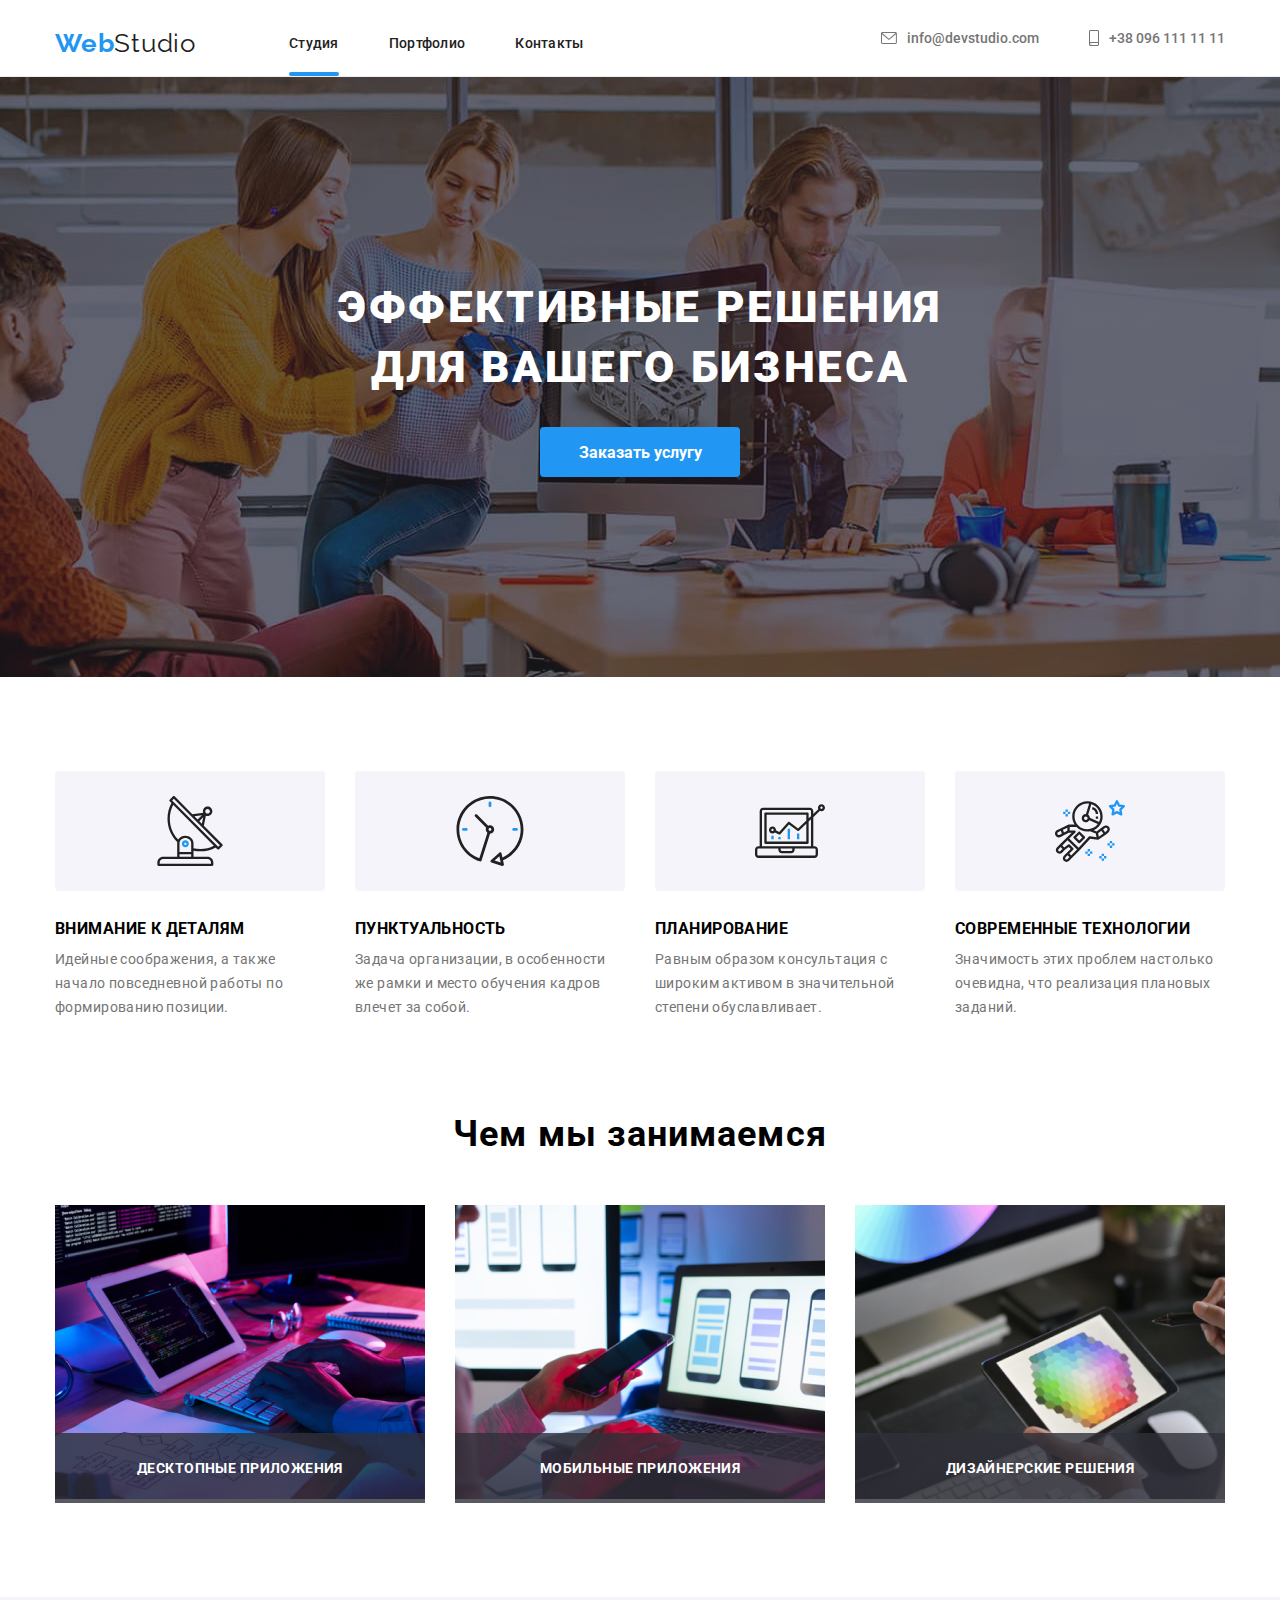
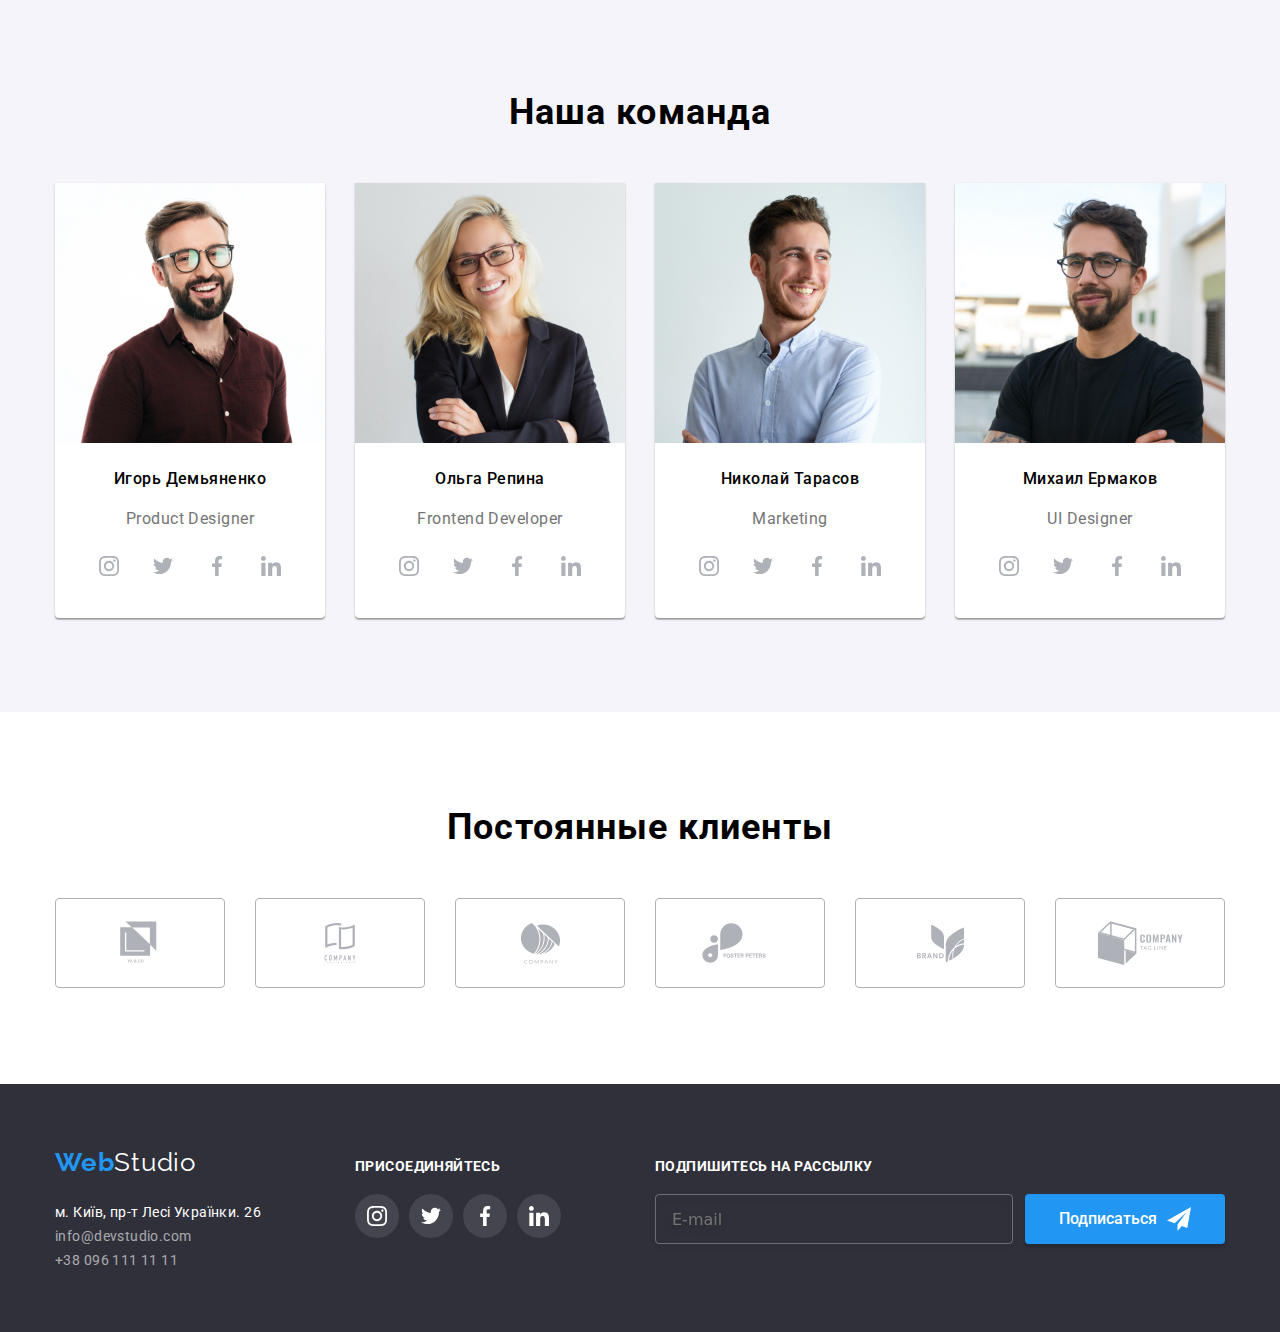
<file: index.html>
<!DOCTYPE html>
<html lang="ru">
  <head>
    <meta charset="UTF-8" />
    <meta name="viewport" content="width=device-width, initial-scale=1.0" />
    <title>WebStudio</title>
    <link
      rel="stylesheet"
      href="https://cdnjs.cloudflare.com/ajax/libs/modern-normalize/1.0.0/modern-normalize.min.css"
    />
    <link
      href="https://fonts.googleapis.com/css2?family=Oleo+Script&family=Raleway:wght@700&family=Roboto:wght@400;500;700;900&display=swap"
      rel="stylesheet"
    />
    <link
      rel="stylesheet"
      href="https://cdnjs.cloudflare.com/ajax/libs/modern-normalize/1.0.0/modern-normalize.min.css"
    />
    <link rel="stylesheet" href="./css/main.min.css" />
  </head>
  <body>
    <header>
      <nav class="container-nav">
        <div class="logo-header">
          <a class="main-logo" href="./">
            <span class="logo-blue">Web</span><span class="logo">Studio</span>
          </a>
        </div>

        <ul class="head-nav-link">
          <li class="nav-li">
            <a class="nav-link current-link" href="./index.html">Студия</a>
          </li>
          <li class="nav-li">
            <a class="nav-link" href="./portfolio.html">Портфолио</a>
          </li>
          <li class="nav-li">
            <a class="nav-link" href="/">Контакты</a>
          </li>
        </ul>

        <ul class="head-add">
          <li class="add-li">
            <a class="add-link" href="mailto:info@devstudio.com">
              <svg class="mail-icon" width="16px" height="12px">
                <use href="./photo/symbol-defs.svg#icon-envelope"></use>
              </svg>
              info@devstudio.com
            </a>
          </li>
          <li class="add-li">
            <a class="add-link" href="tel:+380961111111">
              <svg class="tel-icon" width="10px" height="16px">
                <use href="./photo/symbol-defs.svg#icon-smartphone"></use>
              </svg>
              +38 096 111 11 11
            </a>
          </li>
        </ul>
      </nav>
    </header>

    <main>
      <!-- HERO -->
      <section class="hero-section">
        <div class="hero-container">
          <div class="hero-text-container">
            <h1 class="hero-text">ЭФФЕКТИВНЫЕ РЕШЕНИЯ ДЛЯ ВАШЕГО БИЗНЕСА</h1>
          </div>
          <button type="button" class="hero-button" data-open-modal>
            Заказать услугу
          </button>
        </div>
      </section>

      <!-- best -->
      <section class="best-section">
        <div class="best-container">
          <ul class="main-best-ul">
            <li class="main-best-li">
              <div class="back-best">
                <svg width="70px" height="70px">
                  <use href="./photo/symbol-defs.svg#icon-antenna"></use>
                </svg>
              </div>
              <h3 class="best">ВНИМАНИЕ К ДЕТАЛЯМ</h3>
              <p class="best-text">
                Идейные соображения, а также начало повседневной работы по
                формированию позиции.
              </p>
            </li>
            <li class="main-best-li">
              <div class="back-best">
                <svg width="70px" height="70px">
                  <use href="./photo/symbol-defs.svg#icon-clock"></use>
                </svg>
              </div>
              <h3 class="best">ПУНКТУАЛЬНОСТЬ</h3>
              <p class="best-text">
                Задача организации, в особенности же рамки и место обучения
                кадров влечет за собой.
              </p>
            </li>
            <li class="main-best-li">
              <div class="back-best">
                <svg width="70px" height="70px">
                  <use href="./photo/symbol-defs.svg#icon-diagram"></use>
                </svg>
              </div>
              <h3 class="best">ПЛАНИРОВАНИЕ</h3>
              <p class="best-text">
                Равным образом консультация с широким активом в значительной
                степени обуславливает.
              </p>
            </li>
            <li class="main-best-li">
              <div class="back-best">
                <svg width="70px" height="70px">
                  <use href="./photo/symbol-defs.svg#icon-astronaut"></use>
                </svg>
              </div>
              <h3 class="best">СОВРЕМЕННЫЕ ТЕХНОЛОГИИ</h3>
              <p class="best-text">
                Значимость этих проблем настолько очевидна, что реализация
                плановых заданий.
              </p>
            </li>
          </ul>
        </div>
      </section>

      <!-- What we do -->

      <section class="wwd-section">
        <div class="wwd-container">
          <div>
            <h2 class="wwd">Чем мы занимаемся</h2>
          </div>

          <ul class="wwd-img-ul">
            <li class="wwd-img-li">
              <img
                src="./photo/img.jpg"
                alt="програмирование"
                width="370"
                height="294"
              />
              <div class="wwd-shadow">
                <p class="shadow-text">Десктопные приложения</p>
              </div>
            </li>

            <li class="wwd-img-li">
              <img
                src="./photo/img-2.jpg"
                alt="оптимизация"
                width="370"
                height="294"
              />
              <div class="wwd-shadow">
                <p class="shadow-text">Мобильные приложения</p>
              </div>
            </li>
            <li class="wwd-img-li">
              <img
                src="./photo/img-3.jpg"
                alt="дизайн"
                width="370"
                height="294"
              />
              <div class="wwd-shadow">
                <p class="shadow-text">Дизайнерские решения</p>
              </div>
            </li>
          </ul>
        </div>
      </section>

      <!-- TEAM -->
      <section class="team-section">
        <div class="team-container">
          <div class="team-text">
            <h2 class="team">Наша команда</h2>
          </div>

          <ul class="team-ul">
            <li class="team-li">
              <img
                src="./photo/IhorD.jpg"
                alt="Игорь Демьяненко"
                width="270"
                height="260"
              />
              <h4 class="name">Игорь Демьяненко</h4>
              <p class="profession">Product Designer</p>
              <ul class="social-block">
                <li class="social-li">
                  <a class="social-link" href="">
                    <svg class="social-icon">
                      <use href="./photo/symbol-defs.svg#icon-instagram"></use>
                    </svg>
                  </a>
                </li>
                <li class="social-li">
                  <a class="social-link" href="">
                    <svg class="social-icon">
                      <use href="./photo/symbol-defs.svg#icon-twitter"></use>
                    </svg>
                  </a>
                </li>
                <li class="social-li">
                  <a class="social-link" href="">
                    <svg class="social-icon">
                      <use href="./photo/symbol-defs.svg#icon-facebook"></use>
                    </svg>
                  </a>
                </li>
                <li class="social-li">
                  <a class="social-link" href="">
                    <svg class="social-icon">
                      <use href="./photo/symbol-defs.svg#icon-linkedin"></use>
                    </svg>
                  </a>
                </li>
              </ul>
            </li>

            <li class="team-li">
              <img
                src="./photo/OlhaR.jpg"
                alt="Ольга Репина"
                width="270"
                height="260"
              />
              <h4 class="name">Ольга Репина</h4>
              <p class="profession">Frontend Developer</p>
              <ul class="social-block">
                <li class="social-li">
                  <a class="social-link" href="">
                    <svg class="social-icon">
                      <use href="./photo/symbol-defs.svg#icon-instagram"></use>
                    </svg>
                  </a>
                </li>
                <li class="social-li">
                  <a class="social-link" href="">
                    <svg class="social-icon">
                      <use href="./photo/symbol-defs.svg#icon-twitter"></use>
                    </svg>
                  </a>
                </li>
                <li class="social-li">
                  <a class="social-link" href="">
                    <svg class="social-icon">
                      <use href="./photo/symbol-defs.svg#icon-facebook"></use>
                    </svg>
                  </a>
                </li>
                <li class="social-li">
                  <a class="social-link" href="">
                    <svg class="social-icon">
                      <use href="./photo/symbol-defs.svg#icon-linkedin"></use>
                    </svg>
                  </a>
                </li>
              </ul>
            </li>
            <li class="team-li">
              <img
                src="./photo/NikolaiT.jpg"
                alt="Николай Тарасов"
                width="270"
                height="260"
              />
              <h4 class="name">Николай Тарасов</h4>
              <p class="profession">Marketing</p>
              <ul class="social-block">
                <li class="social-li">
                  <a class="social-link" href="">
                    <svg class="social-icon">
                      <use href="./photo/symbol-defs.svg#icon-instagram"></use>
                    </svg>
                  </a>
                </li>
                <li class="social-li">
                  <a class="social-link" href="">
                    <svg class="social-icon">
                      <use href="./photo/symbol-defs.svg#icon-twitter"></use>
                    </svg>
                  </a>
                </li>
                <li class="social-li">
                  <a class="social-link" href="">
                    <svg class="social-icon">
                      <use href="./photo/symbol-defs.svg#icon-facebook"></use>
                    </svg>
                  </a>
                </li>
                <li class="social-li">
                  <a class="social-link" href="">
                    <svg class="social-icon">
                      <use href="./photo/symbol-defs.svg#icon-linkedin"></use>
                    </svg>
                  </a>
                </li>
              </ul>
            </li>
            <li class="team-li">
              <img
                src="./photo/MikhailT.jpg"
                alt="Михаил Ермаков"
                width="270"
                height="260"
              />
              <h4 class="name">Михаил Ермаков</h4>
              <p class="profession">UI Designer</p>
              <ul class="social-block">
                <li class="social-li">
                  <a class="social-link" href="">
                    <svg class="social-icon">
                      <use href="./photo/symbol-defs.svg#icon-instagram"></use>
                    </svg>
                  </a>
                </li>
                <li class="social-li">
                  <a class="social-link" href="">
                    <svg class="social-icon">
                      <use href="./photo/symbol-defs.svg#icon-twitter"></use>
                    </svg>
                  </a>
                </li>
                <li class="social-li">
                  <a class="social-link" href="">
                    <svg class="social-icon">
                      <use href="./photo/symbol-defs.svg#icon-facebook"></use>
                    </svg>
                  </a>
                </li>
                <li class="social-li">
                  <a class="social-link" href="">
                    <svg class="social-icon">
                      <use href="./photo/symbol-defs.svg#icon-linkedin"></use>
                    </svg>
                  </a>
                </li>
              </ul>
            </li>
          </ul>
        </div>
      </section>

      <!-- CLIENTS -->
      <section class="clients-section">
        <div class="clients-container">
          <div class="team-text">
            <h2 class="team">Постоянные клиенты</h2>
          </div>
          <ul class="clients-ul">
            <li class="clients-li">
              <a class="clients-link" href="">
                <svg class="clients-icon" width="44px" height="49px">
                  <use href="./photo/symbol-defs.svg#icon-logo1"></use>
                </svg>
              </a>
            </li>
            <li class="clients-li">
              <a class="clients-link" href="">
                <svg class="clients-icon" width="40px" height="52px">
                  <use href="./photo/symbol-defs.svg#icon-logo2"></use>
                </svg>
              </a>
            </li>
            <li class="clients-li">
              <a class="clients-link" href="">
                <svg class="clients-icon" width="41px" height="43px">
                  <use href="./photo/symbol-defs.svg#icon-logo3"></use>
                </svg>
              </a>
            </li>
            <li class="clients-li">
              <a class="clients-link" href="">
                <svg class="clients-icon" width="90px" height="75px">
                  <use href="./photo/symbol-defs.svg#icon-logo4"></use>
                </svg>
              </a>
            </li>
            <li class="clients-li">
              <a class="clients-link" href="">
                <svg class="clients-icon" width="59px" height="47px">
                  <use href="./photo/symbol-defs.svg#icon-logo5"></use>
                </svg>
              </a>
            </li>
            <li class="clients-li">
              <a class="clients-link" href="">
                <svg class="clients-icon" width="85px" height="85px">
                  <use href="./photo/symbol-defs.svg#icon-logo6"></use>
                </svg>
              </a>
            </li>
          </ul>
        </div>
      </section>
    </main>

    <footer>
      <div class="footer-container">
        <!-- Addres -->
        <div class="footer-addres">
          <div class="footer-logo">
            <a href="./"
              ><span class="logo-foot">Web</span
              ><span class="logo-white">Studio</span></a
            >
          </div>

          <div class="footer-adres">
            <ul class="footer-ul">
              <li>
                <a
                  class="addres"
                  href="https://www.google.com.ua/maps/place/%D0%B1%D1%83%D0%BB%D1%8C%D0%B2%D0%B0%D1%80+%D0%9B%D0%B5%D1%81%D1%96+%D0%A3%D0%BA%D1%80%D0%B0%D1%97%D0%BD%D0%BA%D0%B8,+26,+%D0%9A%D0%B8%D1%97%D0%B2,+02000/@50.4265807,30.5361971,17z/data=!3m1!4b1!4m5!3m4!1s0x40d4cf0e033ecbe9:0x57a4dffefec77da0!8m2!3d50.4265807!4d30.5383858?hl=uk"
                >
                  м. Київ, пр-т Лесі Українки. 26
                </a>
              </li>
              <li>
                <a class="mail" href="mailto:info@devstudio.com"
                  >info@devstudio.com</a
                >
              </li>
              <li>
                <a class="number" href="tel:+380961111111">+38 096 111 11 11</a>
              </li>
            </ul>
          </div>
        </div>
        <!-- Social -->
        <div class="footer-social">
          <div class="foot-txt">
            <h3 class="follow-text">ПРИСОЕДИНЯЙТЕСЬ</h3>
          </div>

          <div>
            <ul class="social-block-footer">
              <li class="social-li">
                <a class="social-link-footer" href="">
                  <svg class="social-icon">
                    <use href="./photo/symbol-defs.svg#icon-instagram"></use>
                  </svg>
                </a>
              </li>
              <li class="social-li">
                <a class="social-link-footer" href="">
                  <svg class="social-icon">
                    <use href="./photo/symbol-defs.svg#icon-twitter"></use>
                  </svg>
                </a>
              </li>
              <li class="social-li">
                <a class="social-link-footer" href="">
                  <svg class="social-icon">
                    <use href="./photo/symbol-defs.svg#icon-facebook"></use>
                  </svg>
                </a>
              </li>
              <li class="social-li">
                <a class="social-link-footer" href="">
                  <svg class="social-icon">
                    <use href="./photo/symbol-defs.svg#icon-linkedin"></use>
                  </svg>
                </a>
              </li>
            </ul>
          </div>
        </div>
        <!-- Follow modal -->
        <div class="send-container">
          <p class="follow-text">Подпишитесь на рассылку</p>
          <form autocomplete="off" class="footer-form">
            <label>
              <input type="email" placeholder="E-mail" class="footer-follow" />
            </label>

            <button class="follow-button">
              Подписаться
              <svg class="sand-icon">
                <use href="./photo/symbol-defs.svg#icon-icon-send"></use>
              </svg>
            </button>
          </form>
        </div>
      </div>
    </footer>

    <!-- MODAL -->
    <div class="backdrop is-hidden" data-backdrop>
      <div class="modal">
        <button class="modal-close" data-close-modal>
          <svg class="modal-x" width="18" height="18">
            <use href="./photo/symbol-defs.svg#icon-close-black"></use>
          </svg>
        </button>

        <div class="modal-container">
          <h2 class="modal-text">Оставьте свои данные, мы вам перезвоним</h2>

          <form autocomplete="off">
            <!-- name -->
            <label>
              <span class="name-modal">Имя</span>
              <span class="modal-icon-container">
                <input type="text" name="username" class="input" />

                <svg class="modal-icon">
                  <use href="./photo/symbol-defs.svg#icon-person-modal"></use>
                </svg>
              </span>
            </label>
            <!-- phone -->
            <label>
              <span class="phone-modal">Телефон</span>
              <span class="modal-icon-container">
                <input type="tel" name="phone_number" class="input" />

                <svg class="modal-icon">
                  <use href="./photo/symbol-defs.svg#icon-phone-modal"></use>
                </svg>
              </span>
            </label>
            <!-- mail -->
            <label>
              <span class="mail-modal">Почта</span>
              <span class="modal-icon-container">
                <input type="email" name="email" class="input" />
                <svg class="modal-icon">
                  <use href="./photo/symbol-defs.svg#icon-email-modal"></use>
                </svg>
              </span>
            </label>
            <!-- coment -->
            <label>
              <span class="text-extra">Комментарий</span>
              <textarea
                name="textarea"
                placeholder="Введите текст"
                class="textarea-madal"
              ></textarea>
            </label>
            <!-- checkbox -->
            <div class="checkbox-modal">
              <label class="label">
                <input type="checkbox" name="agre" class="checkbox" />
                <span class="checkbox-icon"></span>
                <span class="text-agre">
                  Соглашаюсь с рассылкой и принимаю&nbsp;
                </span>
                <a class="agre-link" href="#"> Условия договора </a>
              </label>
            </div>

            <button type="button" class="button-modal">Отправить</button>
          </form>
        </div>
      </div>
    </div>

    <script>
      const refs = {
        openModalBtn: document.querySelector('[data-open-modal]'),
        closeModalBtn: document.querySelector('[data-close-modal]'),
        backdrop: document.querySelector('[data-backdrop]'),
      };

      refs.openModalBtn.addEventListener('click', toggleModal);
      refs.closeModalBtn.addEventListener('click', toggleModal);

      refs.backdrop.addEventListener('click', logBackdropClick);

      function toggleModal() {
        refs.backdrop.classList.toggle('is-hidden');
      }

      function logBackdropClick() {
        console.log('Это клик в бэкдроп');
      }
    </script>
  </body>
</html>
</file>
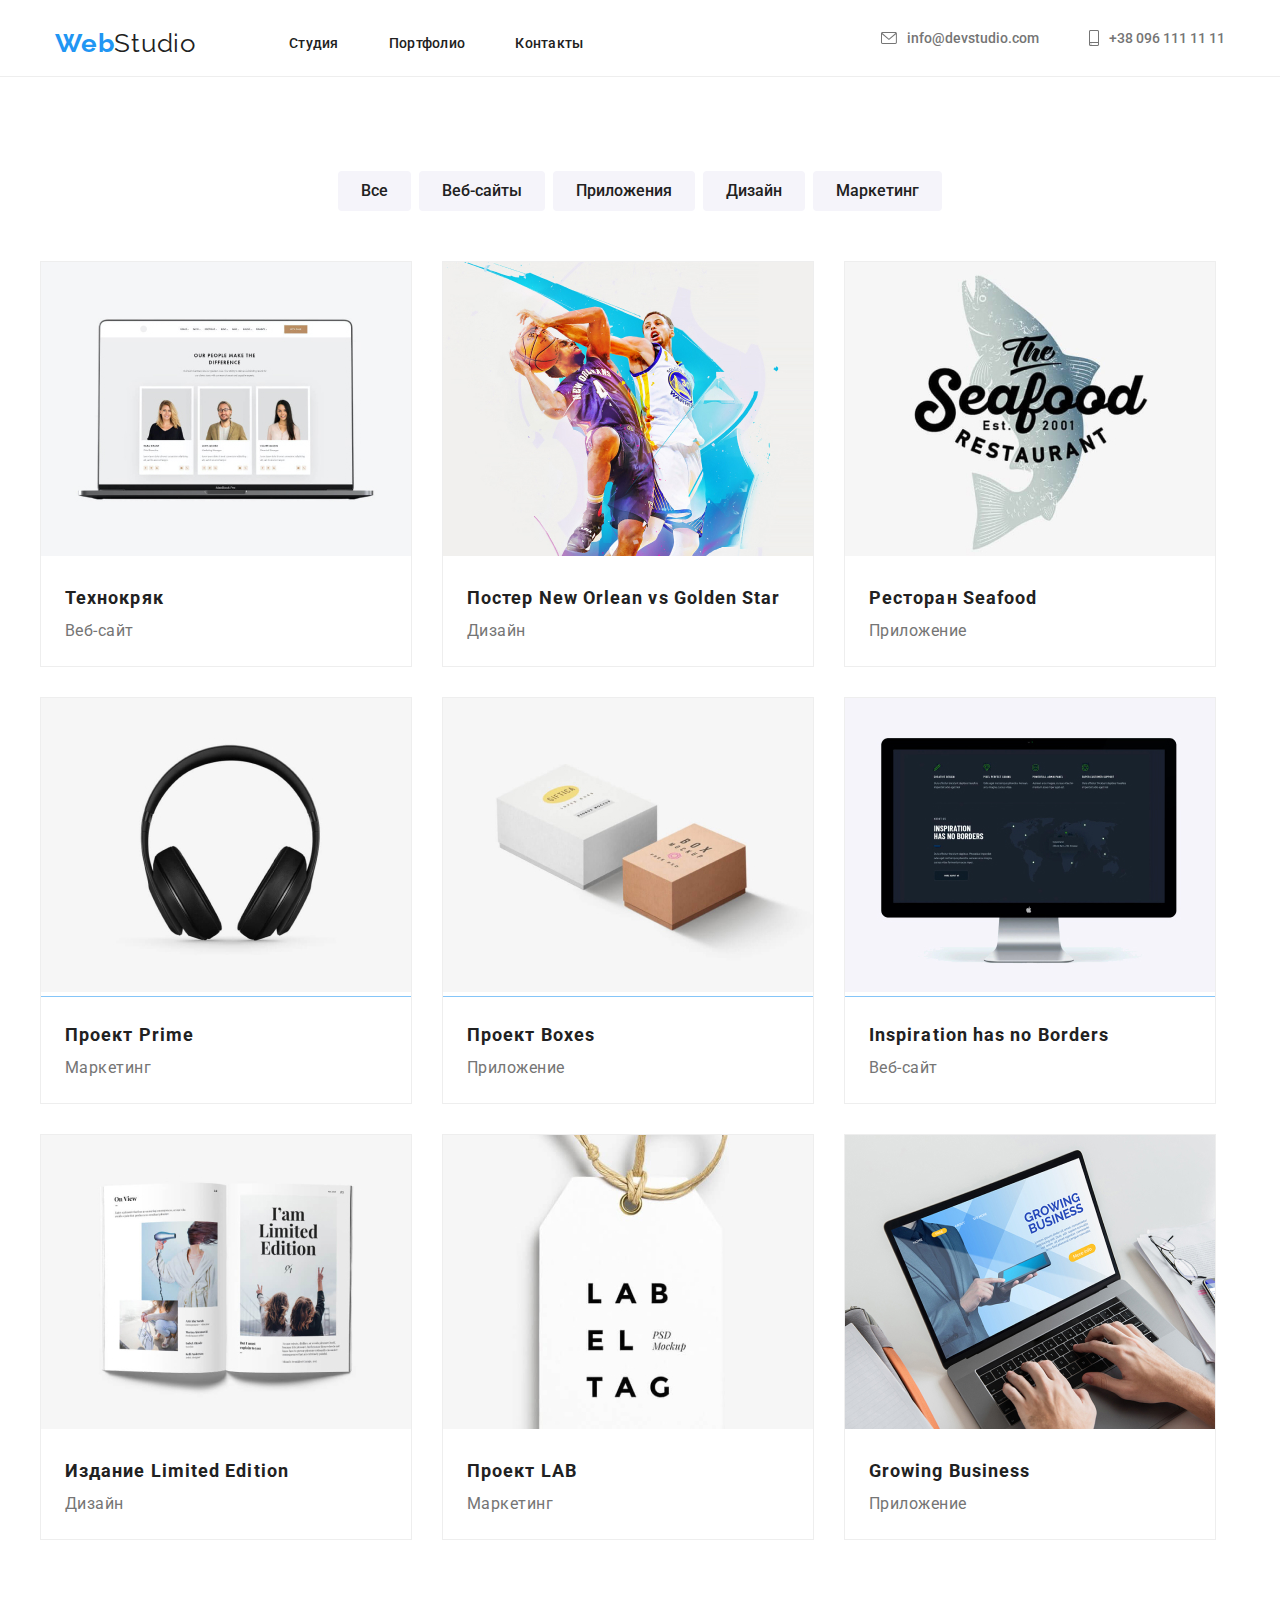
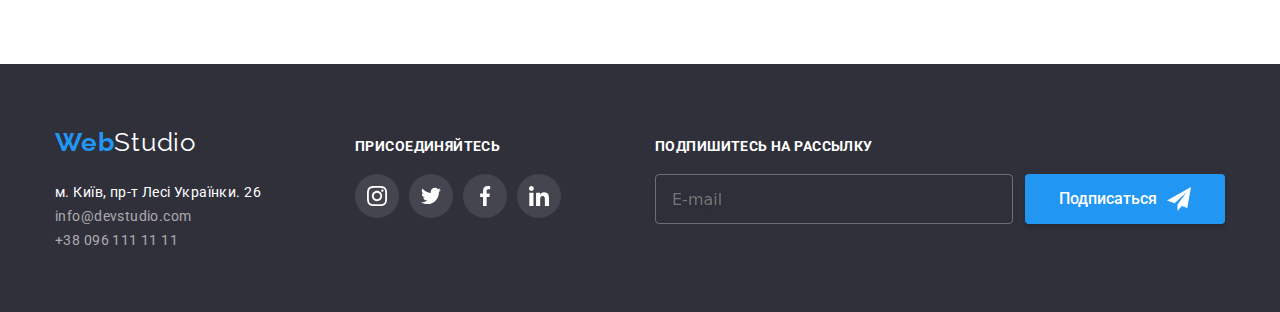
<file: portfolio.html>
<!DOCTYPE html>
<html lang="en">
  <head>
    <meta charset="UTF-8" />
    <meta name="viewport" content="width=device-width, initial-scale=1.0" />
    <title>Портфолио</title>
    <link
      rel="stylesheet"
      href="https://cdnjs.cloudflare.com/ajax/libs/modern-normalize/1.0.0/modern-normalize.min.css"
    />
    <link
      href="https://fonts.googleapis.com/css2?family=Oleo+Script&family=Raleway:wght@700&family=Roboto:wght@400;500;700;900&display=swap"
      rel="stylesheet"
    />
    <link rel="stylesheet" href="./css/main.min.css" />
  </head>
  <body>
    <header>
      <nav class="container-nav">
        <div class="logo-header">
          <a class="main-logo" href="./"
            ><span class="logo-blue">Web</span
            ><span class="logo">Studio</span></a
          >
        </div>

        <ul class="head-nav-link">
          <li class="nav-li">
            <a class="nav-link" href="./index.html">Студия</a>
          </li>
          <li class="nav-li">
            <a class="nav-link" href="./portfolio.html">Портфолио</a>
          </li>
          <li class="nav-li">
            <a class="nav-link" href="/">Контакты</a>
          </li>
        </ul>

        <ul class="head-add">
          <li class="add-li">
            <a class="add-link" href="mailto:info@devstudio.com">
              <svg class="mail-icon" width="16px" height="12px">
                <use href="./photo/symbol-defs.svg#icon-envelope"></use>
              </svg>
              info@devstudio.com
            </a>
          </li>
          <li class="add-li">
            <a class="add-link" href="tel:+380961111111">
              <svg class="tel-icon" width="10px" height="16px">
                <use href="./photo/symbol-defs.svg#icon-smartphone"></use>
              </svg>
              +38 096 111 11 11
            </a>
          </li>
        </ul>
      </nav>
    </header>

    <main>
      <div class="portfolio-section">
        <div class="portfolio-container">
          <!-- BUTTONS -->
          <section class="portfolio-buttons-section">
            <h2 class="hidden-title">Фильтр</h2>
            <ul class="portfolio-buttons-ul">
              <li class="portfolio-buttons-li">
                <button type="button" class="portfolio-button">Все</button>
              </li>
              <li class="portfolio-buttons-li">
                <button type="button" class="portfolio-button">
                  Веб-сайты
                </button>
              </li>
              <li class="portfolio-buttons-li">
                <button type="button" class="portfolio-button">
                  Приложения
                </button>
              </li>
              <li class="portfolio-buttons-li">
                <button type="button" class="portfolio-button">Дизайн</button>
              </li>
              <li class="portfolio-buttons-li">
                <button type="button" class="portfolio-button">
                  Маркетинг
                </button>
              </li>
            </ul>
          </section>

          <!--  PORTFOLIO PHOTO -->

          <ul class="photo-ul">
            <li class="photo-element">
              <a class="pic-link" href="#">
                <div class="photo-portfolio">
                  <img
                    src="./photoPortfolio/img.jpg"
                    alt="фото сайта"
                    width="370"
                    height="294"
                  />
                  <div class="portfolio-overlay">
                    <p class="ppt">
                      Технокряк это современная площадка распространения
                      коронавируса. Компании используют эту платформу для
                      цифрового шпионажа и атак на защищённые сервера
                      конкурентов.
                    </p>
                  </div>
                </div>

                <div class="Portfolio-text">
                  <h4 class="name-project">Технокряк</h4>
                  <p class="about-project">Веб-сайт</p>
                </div>
              </a>
            </li>

            <li class="photo-element">
              <a class="pic-link" href="#">
                <div class="photo-portfolio">
                  <img
                    src="./photoPortfolio/img-2.jpg"
                    alt="постер дизайн"
                    width="370"
                    height="294"
                  />
                  <div class="portfolio-overlay">
                    <p class="ppt">
                      Технокряк это современная площадка распространения
                      коронавируса. Компании используют эту платформу для
                      цифрового шпионажа и атак на защищённые сервера
                      конкурентов.
                    </p>
                  </div>
                </div>

                <div class="Portfolio-text">
                  <h4 class="name-project">Постер New Orlean vs Golden Star</h4>
                  <p class="about-project">Дизайн</p>
                </div>
              </a>
            </li>

            <li class="photo-element">
              <a class="pic-link" href="#">
                <div class="photo-portfolio">
                  <img
                    src="./photoPortfolio/img-3.jpg"
                    alt="Приложения ресторана"
                    width="370"
                    height="294"
                  />
                  <div class="portfolio-overlay">
                    <p class="ppt">
                      Технокряк это современная площадка распространения
                      коронавируса. Компании используют эту платформу для
                      цифрового шпионажа и атак на защищённые сервера
                      конкурентов.
                    </p>
                  </div>
                </div>

                <div class="Portfolio-text">
                  <h4 class="name-project">Ресторан Seafood</h4>
                  <p class="about-project">Приложение</p>
                </div>
              </a>
            </li>

            <li class="photo-element">
              <a class="pic-link" href="#">
                <div class="photo-portfolio">
                  <img
                    src="./photoPortfolio/img-4.jpg"
                    alt="фото наушников"
                    width="370"
                    height="294"
                  />
                  <div class="portfolio-overlay">
                    <p class="ppt">
                      Технокряк это современная площадка распространения
                      коронавируса. Компании используют эту платформу для
                      цифрового шпионажа и атак на защищённые сервера
                      конкурентов.
                    </p>
                  </div>
                </div>
                <div class="Portfolio-text">
                  <h4 class="name-project">Проект Prime</h4>
                  <p class="about-project">Маркетинг</p>
                </div>
              </a>
            </li>

            <li class="photo-element">
              <a class="pic-link" href="#">
                <div class="photo-portfolio">
                  <img
                    src="./photoPortfolio/img-5.jpg"
                    alt="коробки"
                    width="370"
                    height="294"
                  />
                  <div class="portfolio-overlay">
                    <p class="ppt">
                      Технокряк это современная площадка распространения
                      коронавируса. Компании используют эту платформу для
                      цифрового шпионажа и атак на защищённые сервера
                      конкурентов.
                    </p>
                  </div>
                </div>
                <div class="Portfolio-text">
                  <h4 class="name-project">Проект Boxes</h4>
                  <p class="about-project">Приложение</p>
                </div>
              </a>
            </li>

            <li class="photo-element">
              <a class="pic-link" href="#">
                <div class="photo-portfolio">
                  <img
                    src="./photoPortfolio/img-6.jpg"
                    alt="Фото Веб-сайт"
                    width="370"
                    height="294"
                  />
                  <div class="portfolio-overlay">
                    <p class="ppt">
                      Технокряк это современная площадка распространения
                      коронавируса. Компании используют эту платформу для
                      цифрового шпионажа и атак на защищённые сервера
                      конкурентов.
                    </p>
                  </div>
                </div>
                <div class="Portfolio-text">
                  <h4 class="name-project">Inspiration has no Borders</h4>
                  <p class="about-project">Веб-сайт</p>
                </div>
              </a>
            </li>

            <li class="photo-element">
              <a class="pic-link" href="#">
                <div class="photo-portfolio">
                  <img
                    src="./photoPortfolio/img-7.jpg"
                    alt="книга"
                    width="370"
                    height="294"
                  />
                  <div class="portfolio-overlay">
                    <p class="ppt">
                      Технокряк это современная площадка распространения
                      коронавируса. Компании используют эту платформу для
                      цифрового шпионажа и атак на защищённые сервера
                      конкурентов.
                    </p>
                  </div>
                </div>
                <div class="Portfolio-text">
                  <h4 class="name-project">Издание Limited Edition</h4>
                  <p class="about-project">Дизайн</p>
                </div>
              </a>
            </li>

            <li class="photo-element">
              <a class="pic-link" href="#">
                <div class="photo-portfolio">
                  <img
                    src="./photoPortfolio/img-8.jpg"
                    alt="бирка"
                    width="370"
                    height="294"
                  />
                  <div class="portfolio-overlay">
                    <p class="ppt">
                      Технокряк это современная площадка распространения
                      коронавируса. Компании используют эту платформу для
                      цифрового шпионажа и атак на защищённые сервера
                      конкурентов.
                    </p>
                  </div>
                </div>
                <div class="Portfolio-text">
                  <h4 class="name-project">Проект LAB</h4>
                  <p class="about-project">Маркетинг</p>
                </div>
              </a>
            </li>

            <li class="photo-element">
              <a class="pic-link" href="#">
                <div class="photo-portfolio">
                  <img
                    src="./photoPortfolio/img-9.jpg"
                    alt="ноутбук"
                    width="370"
                    height="294"
                  />
                  <div class="portfolio-overlay">
                    <p class="ppt">
                      Технокряк это современная площадка распространения
                      коронавируса. Компании используют эту платформу для
                      цифрового шпионажа и атак на защищённые сервера
                      конкурентов.
                    </p>
                  </div>
                </div>
                <div class="Portfolio-text">
                  <h4 class="name-project">Growing Business</h4>
                  <p class="about-project">Приложение</p>
                </div>
              </a>
            </li>
          </ul>
        </div>
      </div>
    </main>

    <footer>
      <div class="footer-container">
        <!-- Addres -->
        <div class="footer-addres">
          <div class="footer-logo">
            <a href="./"
              ><span class="logo-foot">Web</span
              ><span class="logo-white">Studio</span></a
            >
          </div>

          <div class="footer-adres">
            <ul class="footer-ul">
              <li>
                <a
                  class="addres"
                  href="https://www.google.com.ua/maps/place/%D0%B1%D1%83%D0%BB%D1%8C%D0%B2%D0%B0%D1%80+%D0%9B%D0%B5%D1%81%D1%96+%D0%A3%D0%BA%D1%80%D0%B0%D1%97%D0%BD%D0%BA%D0%B8,+26,+%D0%9A%D0%B8%D1%97%D0%B2,+02000/@50.4265807,30.5361971,17z/data=!3m1!4b1!4m5!3m4!1s0x40d4cf0e033ecbe9:0x57a4dffefec77da0!8m2!3d50.4265807!4d30.5383858?hl=uk"
                >
                  м. Київ, пр-т Лесі Українки. 26
                </a>
              </li>
              <li>
                <a class="mail" href="mailto:info@devstudio.com"
                  >info@devstudio.com</a
                >
              </li>
              <li>
                <a class="number" href="tel:+380961111111">+38 096 111 11 11</a>
              </li>
            </ul>
          </div>
        </div>
        <!-- Social -->
        <div class="footer-social">
          <div class="foot-txt">
            <h3 class="follow-text">ПРИСОЕДИНЯЙТЕСЬ</h3>
          </div>

          <div>
            <ul class="social-block-footer">
              <li class="social-li">
                <a class="social-link-footer" href="">
                  <svg class="social-icon">
                    <use href="./photo/symbol-defs.svg#icon-instagram"></use>
                  </svg>
                </a>
              </li>
              <li class="social-li">
                <a class="social-link-footer" href="">
                  <svg class="social-icon">
                    <use href="./photo/symbol-defs.svg#icon-twitter"></use>
                  </svg>
                </a>
              </li>
              <li class="social-li">
                <a class="social-link-footer" href="">
                  <svg class="social-icon">
                    <use href="./photo/symbol-defs.svg#icon-facebook"></use>
                  </svg>
                </a>
              </li>
              <li class="social-li">
                <a class="social-link-footer" href="">
                  <svg class="social-icon">
                    <use href="./photo/symbol-defs.svg#icon-linkedin"></use>
                  </svg>
                </a>
              </li>
            </ul>
          </div>
        </div>
        <!-- Follow modal -->
        <div class="send-container">
          <p class="follow-text">Подпишитесь на рассылку</p>
          <form autocomplete="off" class="footer-form">
            <label>
              <input type="email" placeholder="E-mail" class="footer-follow" />
            </label>
            <button class="follow-button">
              Подписаться
              <svg class="sand-icon">
                <use href="./photo/symbol-defs.svg#icon-icon-send"></use>
              </svg>
            </button>
          </form>
        </div>
      </div>
    </footer>
  </body>
</html>
</file>
<file: css/main.min.css>
.modal {
  top: 50%;
  left: 50%;
  -webkit-transform: translate(-50%, -50%);
  transform: translate(-50%, -50%);
}
body {
  background-color: #fff;
}
ul {
  margin: 0;
  padding: 0;
  list-style: none;
}
li {
  list-style: none;
}
a {
  text-decoration: none;
  font-style: normal;
}
p {
  color: #757575;
}
footer {
  margin-left: auto;
  margin-right: auto;
  max-width: 1600px;
  background-color: #2f303a;
  padding-top: 60px;
  padding-bottom: 60px;
}
.hidden-title {
  position: absolute;
  clip: rect(0 0 0 0);
  width: 1px;
  height: 1px;
  margin: -1px;
}
.footer-container {
  margin: 0;
  margin-left: auto;
  margin-right: auto;
  max-width: 1200px;
  -webkit-box-align: baseline;
  -ms-flex-align: baseline;
  align-items: baseline;
  -webkit-box-pack: justify;
  -ms-flex-pack: justify;
  justify-content: space-between;
  display: -webkit-box;
  display: -ms-flexbox;
  display: flex;
  padding-left: 15px;
  padding-right: 15px;
}
.footer-addres {
  display: inline-block;
}
.footer-social {
  display: inline-block;
}
.follow-text {
  margin: 0;
  font-family: Roboto;
  font-size: 14px;
  font-style: normal;
  font-weight: 700;
  line-height: 16px;
  letter-spacing: 0.03em;
  text-align: left;
  color: #ffffff;
  text-transform: uppercase;
}
.foot-txt {
  padding-bottom: 20px;
}
.social-block-footer {
  display: -webkit-inline-box;
  display: -ms-inline-flexbox;
  display: inline-flex;
  -webkit-box-pack: justify;
  -ms-flex-pack: justify;
  justify-content: space-between;
  -webkit-box-align: center;
  -ms-flex-align: center;
  align-items: center;
}
.social-link-footer {
  border-radius: 50%;
  display: -webkit-inline-box;
  display: -ms-inline-flexbox;
  display: inline-flex;
  -webkit-box-pack: center;
  -ms-flex-pack: center;
  justify-content: center;
  -webkit-box-align: center;
  -ms-flex-align: center;
  align-items: center;
  width: 44px;
  height: 44px;
  color: #fff;
  background-color: rgba(255, 255, 255, 0.1);
  -webkit-transition: background-color 250ms linear;
  transition: background-color 250ms linear;
}
.social-link-footer:hover,
.social-link-footer:focus {
  color: #fff;
  background-color: #2196f3;
}
.social-block-footer > .social-li:not(:last-child) {
  margin-right: 10px;
}
.footer-logo {
  padding-bottom: 20px;
}
.footer-ul {
  padding-left: 0px;
}
.logo-foot {
  color: #2196f3;
  font-family: Raleway;
  font-size: 26px;
  font-style: normal;
  font-weight: 700;
  line-height: 31px;
  letter-spacing: 0.03em;
  text-align: left;
}
.logo-white {
  color: #fff;
  font-family: Raleway;
  font-size: 26px;
  font-style: normal;
  font-weight: 400;
  line-height: 36px;
  letter-spacing: 0.03em;
  text-align: left;
}
.addres {
  color: #fff;
  font-family: Roboto;
  font-size: 14px;
  font-style: normal;
  font-weight: 400;
  line-height: 24px;
  letter-spacing: 0.03em;
  text-align: left;
}
.mail {
  color: rgba(255, 255, 255, 0.6);
  font-family: Roboto;
  font-size: 14px;
  font-style: normal;
  font-weight: 400;
  line-height: 24px;
  letter-spacing: 0.03em;
  text-align: left;
}
.number {
  color: rgba(255, 255, 255, 0.6);
  font-family: Roboto;
  font-size: 14px;
  font-style: normal;
  font-weight: 400;
  line-height: 24px;
  letter-spacing: 0.03em;
  text-align: left;
}
.send-container {
  display: inline-block;
}
.send-container .follow-text {
  margin-bottom: 20px;
}
.footer-form {
  display: -webkit-box;
  display: -ms-flexbox;
  display: flex;
  -webkit-box-align: center;
  -ms-flex-align: center;
  align-items: center;
}
.footer-follow {
  color: #ffffff;
  width: 358px;
  height: 50px;
  border: 1px solid rgba(255, 255, 255, 0.3);
  -webkit-box-sizing: border-box;
  box-sizing: border-box;
  -webkit-filter: drop-shadow(0px 4px 4px rgba(0, 0, 0, 0.15));
  filter: drop-shadow(0px 4px 4px rgba(0, 0, 0, 0.15));
  border-radius: 4px;
  background: rgba(33, 150, 243, 0);
  padding-left: 16px;
}
.follow-button {
  display: -webkit-inline-box;
  display: -ms-inline-flexbox;
  display: inline-flex;
  -webkit-box-align: center;
  -ms-flex-align: center;
  align-items: center;
  -webkit-box-pack: center;
  -ms-flex-pack: center;
  justify-content: center;
  margin-left: 12px;
  width: 200px;
  height: 50px;
  border-style: none;
  cursor: pointer;
  outline: none;
  font-family: Roboto;
  font-size: 16px;
  font-style: normal;
  font-weight: 500;
  color: #fff;
  background-color: #2196f3;
  -webkit-box-shadow: 0px 4px 4px rgba(0, 0, 0, 0.15);
  box-shadow: 0px 4px 4px rgba(0, 0, 0, 0.15);
  border: 1px solid transparent;
  border-radius: 4px;
  text-align: center;
  text-decoration: none;
  line-height: 26px;
}
.sand-icon {
  margin-left: 10px;
  width: 24px;
  height: 24px;
  fill: #fff;
}
.is-hidden {
  display: none;
}
.backdrop {
  position: fixed;
  top: 0;
  left: 0;
  width: 100%;
  height: 100%;
  background-color: rgba(0, 0, 0, 0.2);
}
.modal {
  width: 528px;
  height: 581px;
  background-color: #fff;
  position: absolute;
}
.modal-close {
  position: absolute;
  top: 8px;
  right: 8px;
  width: 30px;
  height: 30px;
  border-radius: 50%;
  background: #ffffff;
  border: 1px solid rgba(0, 0, 0, 0.1);
}
.modal-x {
  position: absolute;
  top: 50%;
  left: 50%;
  -webkit-transform: translate(-50%, -50%);
  transform: translate(-50%, -50%);
  fill: #212121;
}
.modal-close .modal-x:hover {
  fill: #2196f3;
}
.modal-container {
  display: inline-block;
  margin: 40px;
}
.modal-text {
  margin: 0;
  padding-bottom: 12px;
  font-family: Roboto;
  font-size: 20px;
  font-style: normal;
  font-weight: 700;
  line-height: 23px;
  letter-spacing: 0.03em;
}
.input {
  width: 448px;
  height: 40px;
  border: 1px solid rgba(33, 33, 33, 0.2);
  -webkit-box-sizing: border-box;
  box-sizing: border-box;
  border-radius: 4px;
  padding-left: 35px;
}
.input:focus,
.input:hover {
  border: 1px solid #2196f3;
  cursor: pointer;
}
.input:focus + .modal-icon {
  fill: #2196f3;
}
.input:hover + .modal-icon {
  fill: #2196f3;
}
.textarea-madal {
  width: 448px;
  height: 120px;
  border: 1px solid rgba(33, 33, 33, 0.2);
  -webkit-box-sizing: border-box;
  box-sizing: border-box;
  border-radius: 4px;
}
.name-modal {
  margin-bottom: 4px;
  font-family: Roboto;
  font-style: normal;
  font-weight: normal;
  font-size: 12px;
  line-height: 14px;
  letter-spacing: 0.01em;
  color: #757575;
}
.phone-modal {
  margin-bottom: 4px;
  margin-top: 10px;
  font-family: Roboto;
  font-style: normal;
  font-weight: normal;
  font-size: 12px;
  line-height: 14px;
  letter-spacing: 0.01em;
  color: #757575;
}
.mail-modal {
  margin-bottom: 4px;
  margin-top: 10px;
  font-family: Roboto;
  font-style: normal;
  font-weight: normal;
  font-size: 12px;
  line-height: 14px;
  letter-spacing: 0.01em;
  color: #757575;
}
.text-extra {
  margin-bottom: 4px;
  margin-top: 10px;
  font-family: Roboto;
  font-size: 12px;
  line-height: 14px;
  letter-spacing: 0.01em;
  color: #757575;
}
.textarea-madal {
  border: 1px solid rgba(33, 33, 33, 0.2);
  -webkit-box-sizing: border-box;
  box-sizing: border-box;
  border-radius: 4px;
  resize: none;
  padding-top: 12px;
  padding-left: 16px;
}
.textarea-madal:focus,
.textarea-madal:hover {
  border: 1px solid #2196f3;
  cursor: pointer;
}
.checkbox-modal {
  margin-top: 20px;
}
.label {
  display: -webkit-box;
  display: -ms-flexbox;
  display: flex;
  -webkit-box-align: center;
  -ms-flex-align: center;
  align-items: center;
}
.checkbox {
  -webkit-appearance: none;
  -moz-appearance: none;
  appearance: none;
}
.checkbox-icon {
  display: inline-block;
  width: 16px;
  height: 15px;
  border: 2px solid black;
  border-radius: 4px;
  margin-right: 7px;
}
.checkbox:checked + .checkbox-icon {
  border-color: transparent;
  background-color: #2196f3;
  background-image: url(../photo/icon-check.svg);
  background-size: contain;
  background-origin: border-box;
}
.text-agre {
  font-family: Roboto;
  font-style: normal;
  font-weight: normal;
  font-size: 14px;
  line-height: 24px;
  letter-spacing: 0.03em;
  color: #757575;
}
.agre-link {
  font-family: Roboto;
  font-style: normal;
  font-weight: normal;
  font-size: 14px;
  line-height: 24px;
  letter-spacing: 0.03em;
  -webkit-text-decoration-line: underline;
  text-decoration-line: underline;
  color: #2196f3;
}
.button-modal {
  margin-left: 50%;
  margin-right: 50%;
  -webkit-transform: translateX(-50%);
  transform: translateX(-50%);
  margin-top: 30px;
  width: 200px;
  height: 50px;
  border-style: none;
  outline: none;
  font-family: Roboto;
  font-size: 16px;
  font-style: normal;
  font-weight: 500;
  color: #fff;
  border: 1px solid transparent;
  border-radius: 4px;
  text-align: center;
  text-decoration: none;
  line-height: 26px;
  background-color: #2196f3;
  -webkit-box-shadow: 0px 1px 3px rgba(0, 0, 0, 0.12),
    0px 1px 1px rgba(0, 0, 0, 0.14), 0px 2px 1px rgba(0, 0, 0, 0.2);
  box-shadow: 0px 1px 3px rgba(0, 0, 0, 0.12), 0px 1px 1px rgba(0, 0, 0, 0.14),
    0px 2px 1px rgba(0, 0, 0, 0.2);
}
.modal-icon-container {
  position: relative;
}
.modal-icon {
  position: absolute;
  left: 12px;
  top: 20%;
  -webkit-transform: translateY(-50%);
  transform: translateY(-50%);
  width: 18px;
  height: 18px;
  fill: #212121;
}
header {
  border-bottom: 1px solid #eeeeee;
}
.logo-header {
  padding-top: 24px;
  padding-bottom: 15px;
}
.container-nav {
  background-color: #fff;
  -webkit-box-align: center;
  -ms-flex-align: center;
  align-items: center;
  display: -webkit-box;
  display: -ms-flexbox;
  display: flex;
  width: 1200px;
  padding-left: 15px;
  padding-right: 15px;
  margin-left: auto;
  margin-right: auto;
}
.logo-blue {
  color: #2196f3;
  font-family: Raleway;
  font-size: 26px;
  font-style: normal;
  font-weight: 700;
  line-height: 31px;
  letter-spacing: 0.03em;
  text-align: left;
}
.logo {
  color: #212121;
  font-family: Raleway;
  font-size: 26px;
  font-style: normal;
  font-weight: 400;
  line-height: 36px;
  letter-spacing: 0.03em;
  text-align: left;
}
.head-nav-link {
  display: -webkit-box;
  display: -ms-flexbox;
  display: flex;
  margin-left: 93px;
}
.head-nav-link .nav-li + .nav-li {
  margin-left: 50px;
}
.nav-link {
  position: relative;
  display: block;
  padding-top: 25px;
  padding-bottom: 25px;
  margin-top: 10px;
  color: #212121;
  font-family: Roboto;
  font-size: 14px;
  font-weight: 500;
  line-height: 16px;
  letter-spacing: 0.02em;
  -webkit-transition: color 250ms linear;
  transition: color 250ms linear;
}
.nav-link::after {
  content: '';
  position: absolute;
  margin: -1p;
  bottom: 0;
  left: 0;
  display: block;
  width: 100%;
  height: 4px;
  border-radius: 4px;
  background-color: #2196f3;
  opacity: 0;
  -webkit-transition: opacity 250ms linear;
  transition: opacity 250ms linear;
}
.current-link.nav-link::after,
.nav-link:hover::after {
  opacity: 1;
}
.nav-link:hover::after,
.nav-link:focus::after {
  opacity: 1;
}
.nav-link:focus,
.nav-link:hover {
  color: #2196f3;
}
.head-add {
  display: -webkit-box;
  display: -ms-flexbox;
  display: flex;
  margin-left: auto;
}
.tel-icon {
  margin-right: 10px;
  fill: currentColor;
}
.mail-icon {
  margin-right: 10px;
  fill: currentColor;
}
.head-add .add-li + .add-li {
  margin-left: 50px;
}
.add-link {
  display: -webkit-inline-box;
  display: -ms-inline-flexbox;
  display: inline-flex;
  -webkit-box-align: center;
  -ms-flex-align: center;
  align-items: center;
  -webkit-box-pack: center;
  -ms-flex-pack: center;
  justify-content: center;
  padding-top: 20px;
  padding-bottom: 20px;
  color: #757575;
  font-family: Roboto;
  font-size: 14px;
  font-style: normal;
  font-weight: 500;
  -webkit-transition: color 250ms linear;
  transition: color 250ms linear;
}
.add-link:focus,
.add-link:hover {
  color: #2196f3;
}
.hero-container {
  background-image: -webkit-gradient(
      linear,
      left top,
      left bottom,
      from(rgba(47, 48, 58, 0.4)),
      to(rgba(47, 48, 58, 0.4))
    ),
    url(../photo/hero-overlay-after.jpg);
  background-image: linear-gradient(
      to bottom,
      rgba(47, 48, 58, 0.4),
      rgba(47, 48, 58, 0.4)
    ),
    url(../photo/hero-overlay-after.jpg);
  background-color: #2f303a;
  background-position: center;
  margin-left: auto;
  margin-right: auto;
  max-width: 1600px;
  text-align: center;
  padding-top: 200px;
  padding-bottom: 200px;
}
.hero-text-container {
  width: 696px;
  margin: 0 auto;
}
.hero-text {
  color: #fff;
  font-family: Roboto;
  font-size: 44px;
  font-style: normal;
  font-weight: 900;
  line-height: 60px;
  letter-spacing: 0.06em;
  margin-top: 0px;
  margin-bottom: 0px;
}
.hero-button {
  padding: 10px 32px;
  margin-top: 30px;
  min-width: 200px;
  height: 50px;
  border-style: none;
  outline: none;
  font-family: Roboto;
  font-size: 16px;
  cursor: pointer;
  font-style: normal;
  font-weight: 700;
  color: #fff;
  background-color: #2196f3;
  border: 1px solid transparent;
  border-radius: 4px;
  text-align: center;
  text-decoration: none;
  line-height: 1px;
}
.back-best {
  display: -webkit-box;
  display: -ms-flexbox;
  display: flex;
  -webkit-box-align: center;
  -ms-flex-align: center;
  align-items: center;
  -webkit-box-pack: center;
  -ms-flex-pack: center;
  justify-content: center;
  border-radius: 4px;
  margin-bottom: 30px;
  width: 270px;
  height: 120px;
  background-color: #f5f4fa;
}
.best-section {
  padding-top: 94px;
}
.best-container {
  width: 1200px;
  padding-left: 15px;
  padding-right: 15px;
  margin-left: auto;
  margin-right: auto;
  -webkit-box-align: center;
  -ms-flex-align: center;
  align-items: center;
}
.main-best-ul .main-best-li + .main-best-li {
  margin-left: 30px;
}
.main-best-ul {
  display: -webkit-box;
  display: -ms-flexbox;
  display: flex;
  font-family: Roboto;
  font-size: 14px;
  font-style: normal;
  font-weight: 700;
  line-height: 16px;
  letter-spacing: 0.03em;
  text-align: left;
}
.main-best-li {
  width: 270px;
}
.best {
  margin: 0px;
  padding-bottom: 10px;
}
.best-text {
  margin: 0px;
  font-family: Roboto;
  font-size: 14px;
  font-style: normal;
  font-weight: 400;
  line-height: 24px;
  letter-spacing: 0.03em;
  text-align: left;
}
.wwd-section {
  padding-top: 94px;
  padding-bottom: 94px;
}
.wwd-container {
  width: 1200px;
  padding-left: 15px;
  padding-right: 15px;
  margin-left: auto;
  margin-right: auto;
}
.wwd {
  margin: 0px;
  font-family: Roboto;
  font-size: 36px;
  font-style: normal;
  font-weight: 700;
  line-height: 42px;
  letter-spacing: 0.03em;
  text-align: center;
}
.wwd-img-ul {
  display: -webkit-box;
  display: -ms-flexbox;
  display: flex;
  padding-left: 0px;
  padding-top: 50px;
}
.wwd-img-li {
  margin-right: 30px;
  position: relative;
}
.wwd-shadow {
  position: absolute;
  bottom: 0;
  left: 0;
  width: 100%;
  height: 70px;
  background: rgba(47, 48, 58, 0.8);
}
.shadow-text {
  margin: 0;
  padding-top: 27px;
  font-family: Roboto;
  font-style: normal;
  font-weight: bold;
  font-size: 14px;
  line-height: 16px;
  text-align: center;
  letter-spacing: 0.03em;
  text-transform: uppercase;
  color: #ffffff;
}
.wwd-img-li:last-child {
  margin-right: 0px;
}
.social-block > .social-li:not(:last-child) {
  margin-right: 10px;
}
.social-block {
  padding-left: 32px;
  padding-bottom: 30px;
  display: -webkit-inline-box;
  display: -ms-inline-flexbox;
  display: inline-flex;
  -webkit-box-pack: justify;
  -ms-flex-pack: justify;
  justify-content: space-between;
  -webkit-box-align: center;
  -ms-flex-align: center;
  align-items: center;
}
.social-link {
  border-radius: 50%;
  display: -webkit-inline-box;
  display: -ms-inline-flexbox;
  display: inline-flex;
  -webkit-box-pack: center;
  -ms-flex-pack: center;
  justify-content: center;
  -webkit-box-align: center;
  -ms-flex-align: center;
  align-items: center;
  width: 44px;
  height: 44px;
  color: #afb1b8;
  background-color: #fff;
  -webkit-transition: color 250ms linear;
  transition: color 250ms linear;
  -webkit-transition: background-color 250ms linear;
  transition: background-color 250ms linear;
}
.social-icon {
  width: 20px;
  height: 20px;
  fill: currentColor;
}
.social-link:hover,
.social-link:focus {
  color: #fff;
  background-color: #2196f3;
}
.team-section {
  padding-top: 94px;
  padding-bottom: 94px;
  background-color: #f5f4fa;
}
.team-container {
  width: 1200px;
  padding-left: 15px;
  padding-right: 15px;
  margin-left: auto;
  margin-right: auto;
}
.team-text {
  margin: 0;
}
.team {
  padding: 0px;
  margin: 0px;
  font-family: Roboto;
  font-size: 36px;
  font-style: normal;
  font-weight: 700;
  line-height: 42px;
  letter-spacing: 0.03em;
  text-align: center;
}
.team-ul {
  -webkit-box-pack: center;
  -ms-flex-pack: center;
  justify-content: center;
  padding-top: 50px;
  display: -webkit-box;
  display: -ms-flexbox;
  display: flex;
  padding-left: 0px;
}
.team-li {
  background-color: #fff;
  margin-right: 30px;
  -webkit-box-shadow: 0px 1px 3px rgba(0, 0, 0, 0.12),
    0px 1px 1px rgba(0, 0, 0, 0.14), 0px 2px 1px rgba(0, 0, 0, 0.2);
  box-shadow: 0px 1px 3px rgba(0, 0, 0, 0.12), 0px 1px 1px rgba(0, 0, 0, 0.14),
    0px 2px 1px rgba(0, 0, 0, 0.2);
  border-radius: 0px 0px 4px 4px;
}
.team-li:last-child {
  margin-right: 0px;
}
.name {
  font-family: Roboto;
  font-size: 16px;
  font-style: normal;
  font-weight: 500;
  line-height: 19px;
  letter-spacing: 0.03em;
  text-align: center;
}
.profession {
  font-family: Roboto;
  font-size: 16px;
  font-style: normal;
  font-weight: 400;
  line-height: 19px;
  letter-spacing: 0.03em;
  text-align: center;
}
.clients-section {
  padding-top: 94px;
  padding-bottom: 94px;
}
.clients-container {
  width: 1200px;
  padding-left: 15px;
  padding-right: 15px;
  margin-left: auto;
  margin-right: auto;
}
.clients-ul > .clients-li:not(:last-child) {
  margin-right: 30px;
}
.clients-link:hover,
.clients-link:focus {
  color: #2196f3;
  border-color: #2196f3;
}
.clients-ul {
  -webkit-box-pack: center;
  -ms-flex-pack: center;
  justify-content: center;
  padding-top: 50px;
  display: -webkit-box;
  display: -ms-flexbox;
  display: flex;
  padding-left: 0px;
}
.clients-link {
  display: -webkit-inline-box;
  display: -ms-inline-flexbox;
  display: inline-flex;
  -webkit-box-pack: center;
  -ms-flex-pack: center;
  justify-content: center;
  -webkit-box-align: center;
  -ms-flex-align: center;
  align-items: center;
  width: 170px;
  height: 90px;
  border: 1px solid #afb1b8;
  border-radius: 4px;
  color: #afb1b8;
  -webkit-transition: color 250ms linear;
  transition: color 250ms linear;
}
.clients-icon {
  fill: currentColor;
}
.photo-portfolio {
  position: relative;
  overflow: hidden;
}
.portfolio-overlay {
  position: absolute;
  left: 0;
  top: 0;
  width: 100%;
  height: 100%;
  background: rgba(33, 150, 243, 0.9);
  -webkit-transform: translateY(100%);
  transform: translateY(100%);
  -webkit-transition: -webkit-transform 250ms linear;
  transition: -webkit-transform 250ms linear;
  transition: transform 250ms linear;
  transition: transform 250ms linear, -webkit-transform 250ms linear;
}
.photo-element:hover .portfolio-overlay {
  -webkit-transform: translateY(0);
  transform: translateY(0);
}
.pic-link:focus .portfolio-overlay {
  -webkit-transform: translateY(0);
  transform: translateY(0);
}
.ppt {
  padding-left: 24px;
  padding-top: 63px;
  font-family: Roboto;
  font-style: normal;
  font-weight: normal;
  font-size: 18px;
  line-height: 28px;
  letter-spacing: 0.03em;
  color: #ffffff;
}
.photo-ul {
  display: -webkit-box;
  display: -ms-flexbox;
  display: flex;
  -ms-flex-wrap: wrap;
  flex-wrap: wrap;
  padding-left: 0px;
}
.photo-element {
  margin-right: 30px;
  margin-bottom: 30px;
  -webkit-box-sizing: border-box;
  box-sizing: border-box;
}
.pic-link {
  border: 1px solid #eeeeee;
  -webkit-box-sizing: border-box;
  box-sizing: border-box;
  display: block;
}
.pic-link:focus,
.pic-link:hover {
  -webkit-box-shadow: 0px 4px 4px rgba(0, 0, 0, 0.25),
    0px 4px 4px rgba(0, 0, 0, 0.25), 0px 4px 4px rgba(0, 0, 0, 0.25);
  box-shadow: 0px 4px 4px rgba(0, 0, 0, 0.25), 0px 4px 4px rgba(0, 0, 0, 0.25),
    0px 4px 4px rgba(0, 0, 0, 0.25);
  cursor: pointer;
}
.Portfolio-text {
  padding: 20px 24px;
}
.photo-element:nth-child(3n) {
  margin-right: 0px;
}
.name-project {
  color: #212121;
  font-family: Roboto;
  font-size: 18px;
  font-style: normal;
  font-weight: 700;
  line-height: 36px;
  letter-spacing: 0.06em;
  text-align: left;
  margin-top: 0px;
  margin-bottom: 0px;
}
.about-project {
  font-family: Roboto;
  font-size: 16px;
  font-style: normal;
  font-weight: 400;
  line-height: 30px;
  letter-spacing: 0.03em;
  text-align: left;
  margin-top: 0px;
  margin-bottom: 0px;
}
.portfolio-section {
  padding-top: 94px;
  padding-bottom: 94px;
}
.portfolio-container {
  width: 1230px;
  padding-left: 15px;
  padding-right: 15px;
  margin-left: auto;
  margin-right: auto;
}
.portfolio-buttons-section {
  padding-bottom: 50px;
}
.portfolio-buttons-ul {
  display: -webkit-box;
  display: -ms-flexbox;
  display: flex;
  -webkit-box-pack: center;
  -ms-flex-pack: center;
  justify-content: center;
  padding-left: 0px;
}
.portfolio-buttons-li {
  padding-right: 8px;
}
.portfolio-buttons-li:last-child {
  padding-right: 0px;
}
.portfolio-button {
  padding: 6px 22px;
  border-style: none;
  outline: none;
  font-family: Roboto;
  font-size: 16px;
  font-style: normal;
  font-weight: 500;
  color: #212121;
  background-color: #f5f4fa;
  border: 1px solid transparent;
  border-radius: 4px;
  text-align: center;
  text-decoration: none;
  line-height: 26px;
  -webkit-transition: color 250ms linear;
  transition: color 250ms linear;
  -webkit-transition: background-color 250ms linear;
  transition: background-color 250ms linear;
}
.portfolio-button:focus,
.portfolio-button:hover {
  color: #fff;
  -webkit-box-shadow: 0px 3px 1px rgba(0, 0, 0, 0.1),
    0px 1px 2px rgba(0, 0, 0, 0.08), 0px 2px 2px rgba(0, 0, 0, 0.12);
  box-shadow: 0px 3px 1px rgba(0, 0, 0, 0.1), 0px 1px 2px rgba(0, 0, 0, 0.08),
    0px 2px 2px rgba(0, 0, 0, 0.12);
}
.portfolio-button:focus,
.portfolio-button:hover {
  background-color: #2196f3;
  cursor: pointer;
}
/*# sourceMappingURL=main.min.css.map */
</file>
